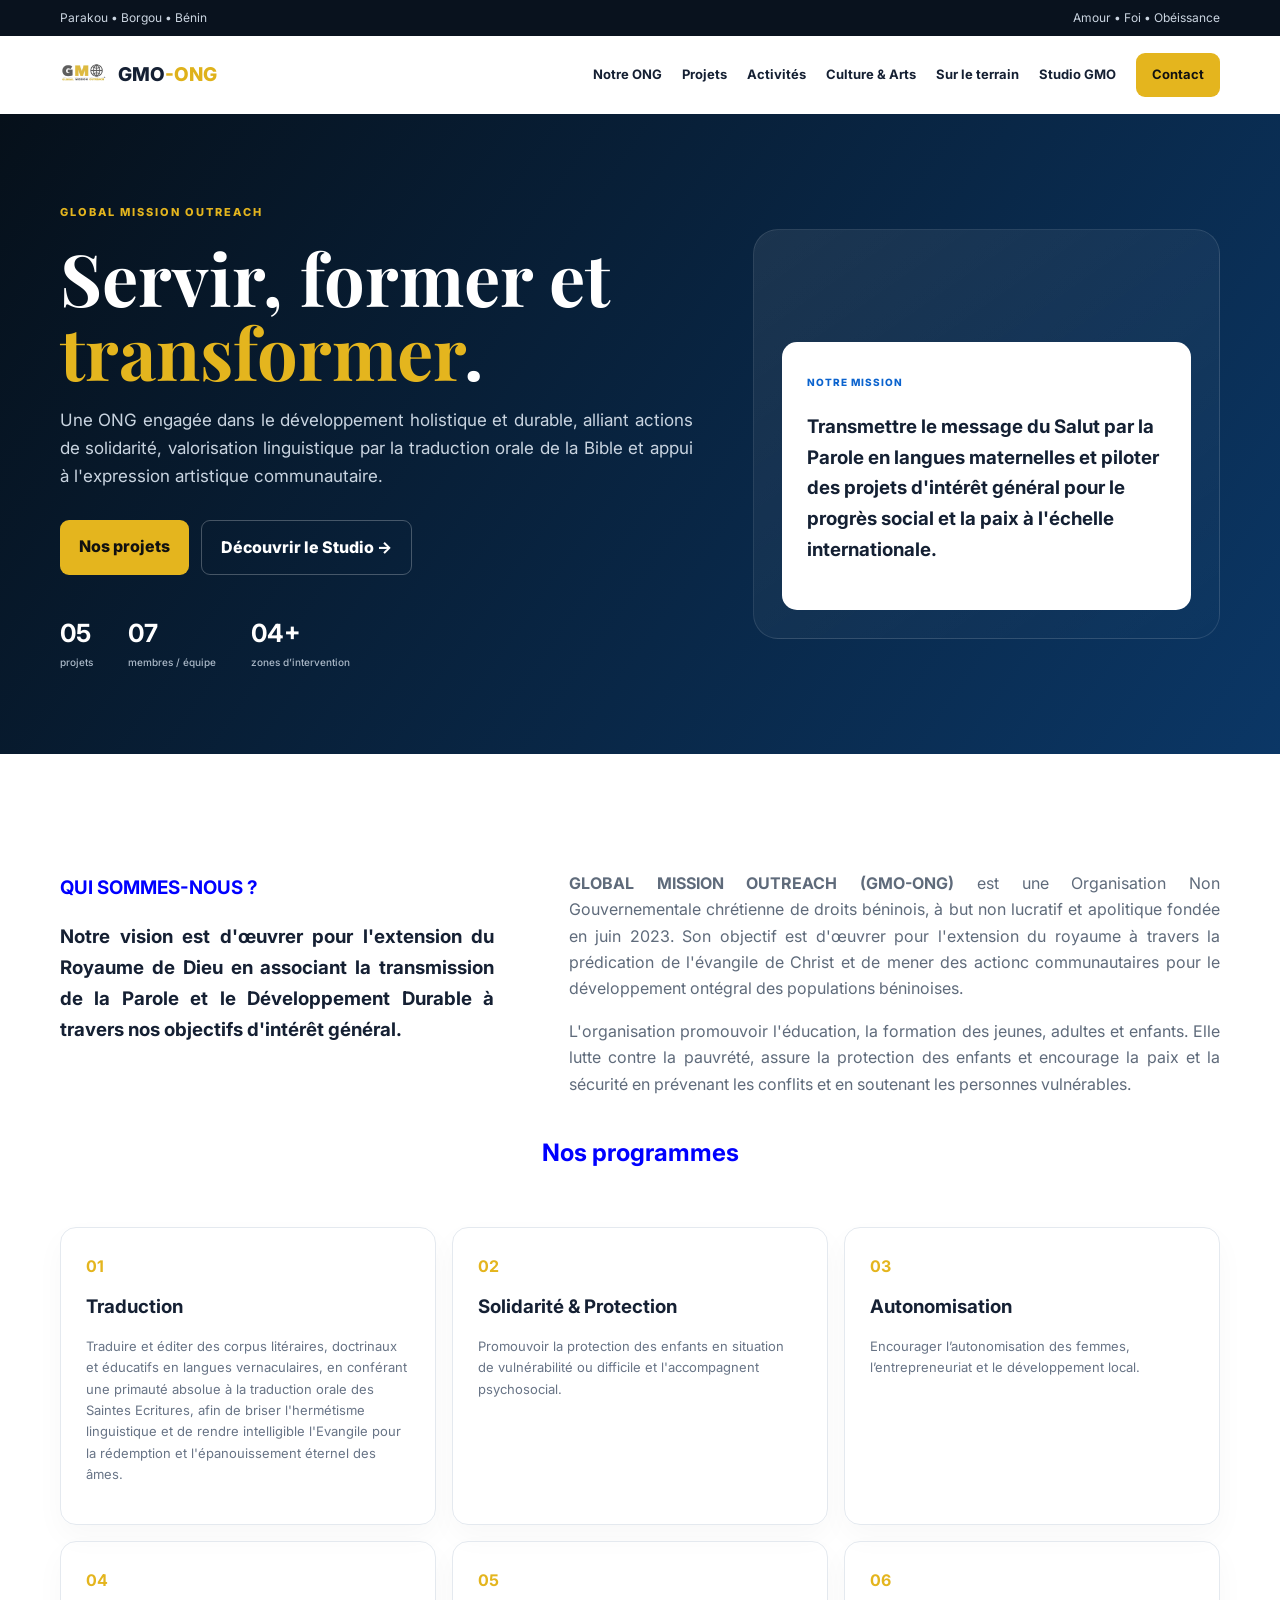
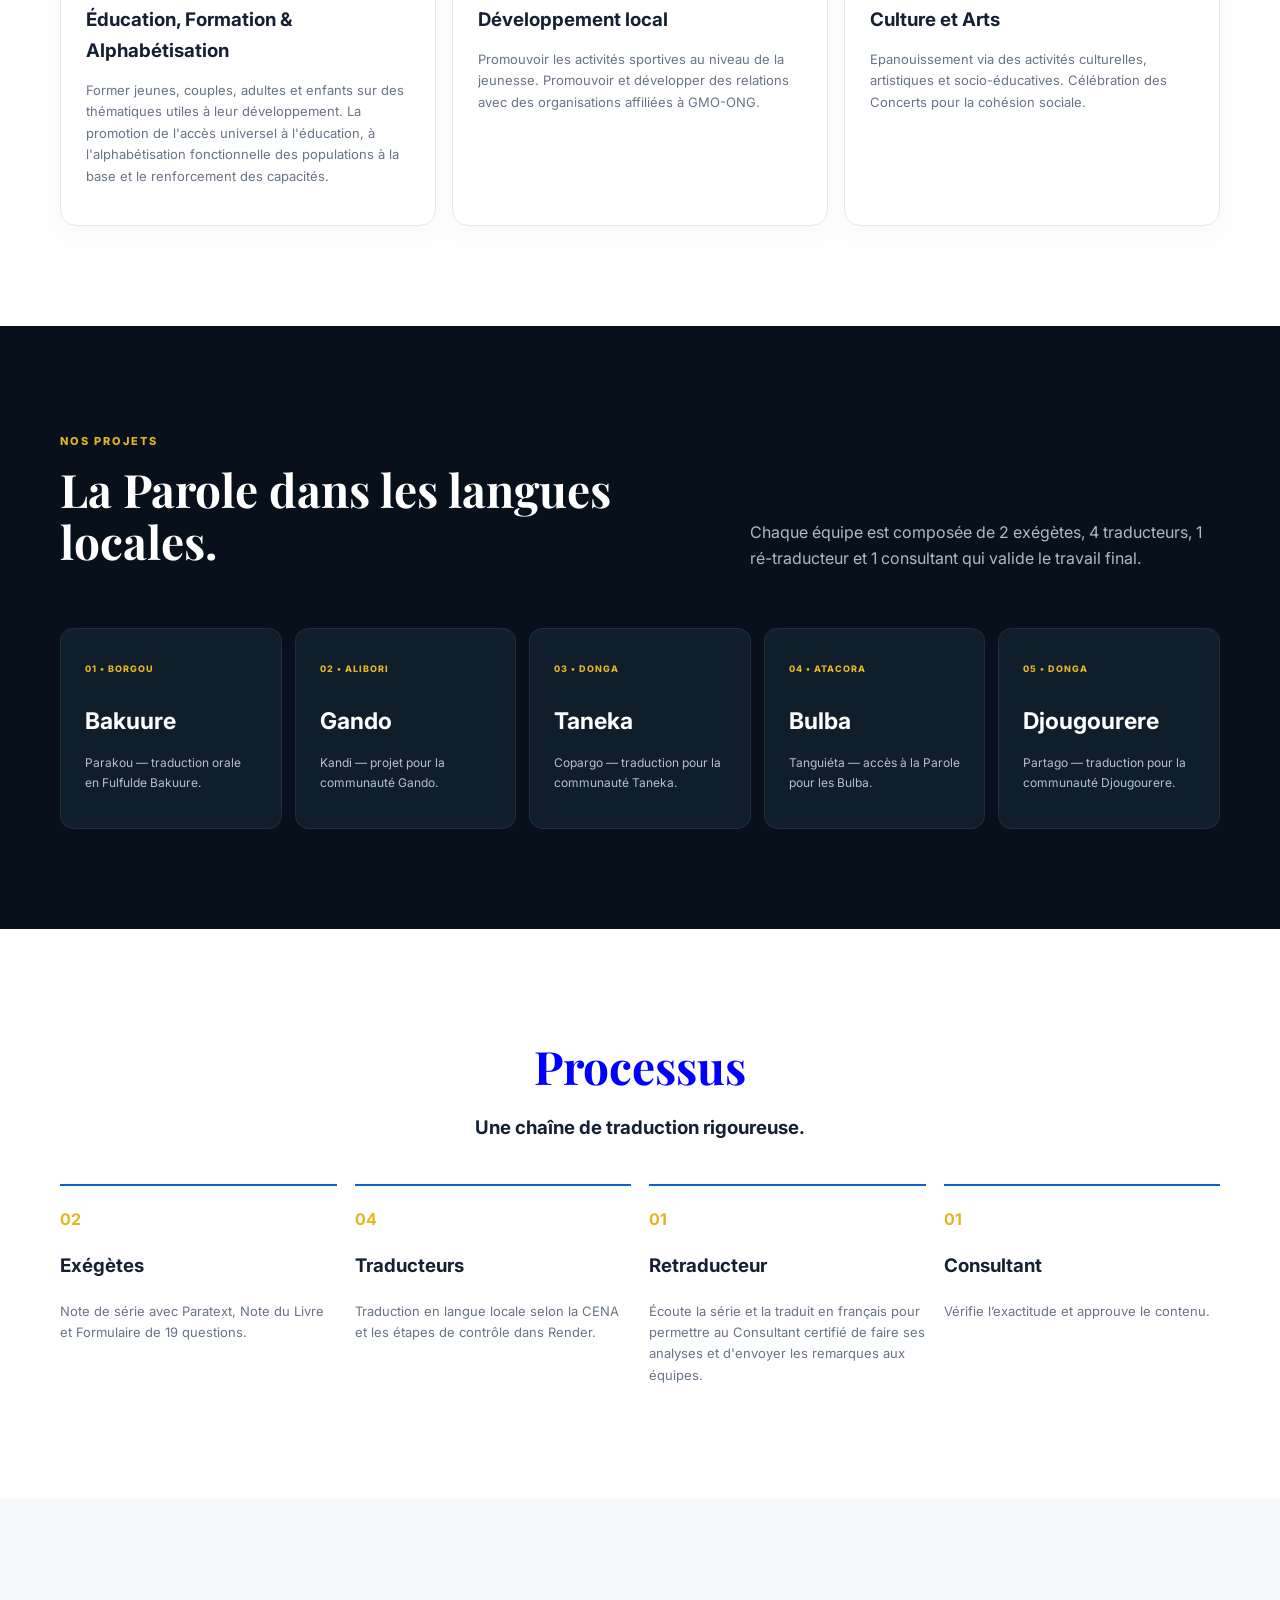
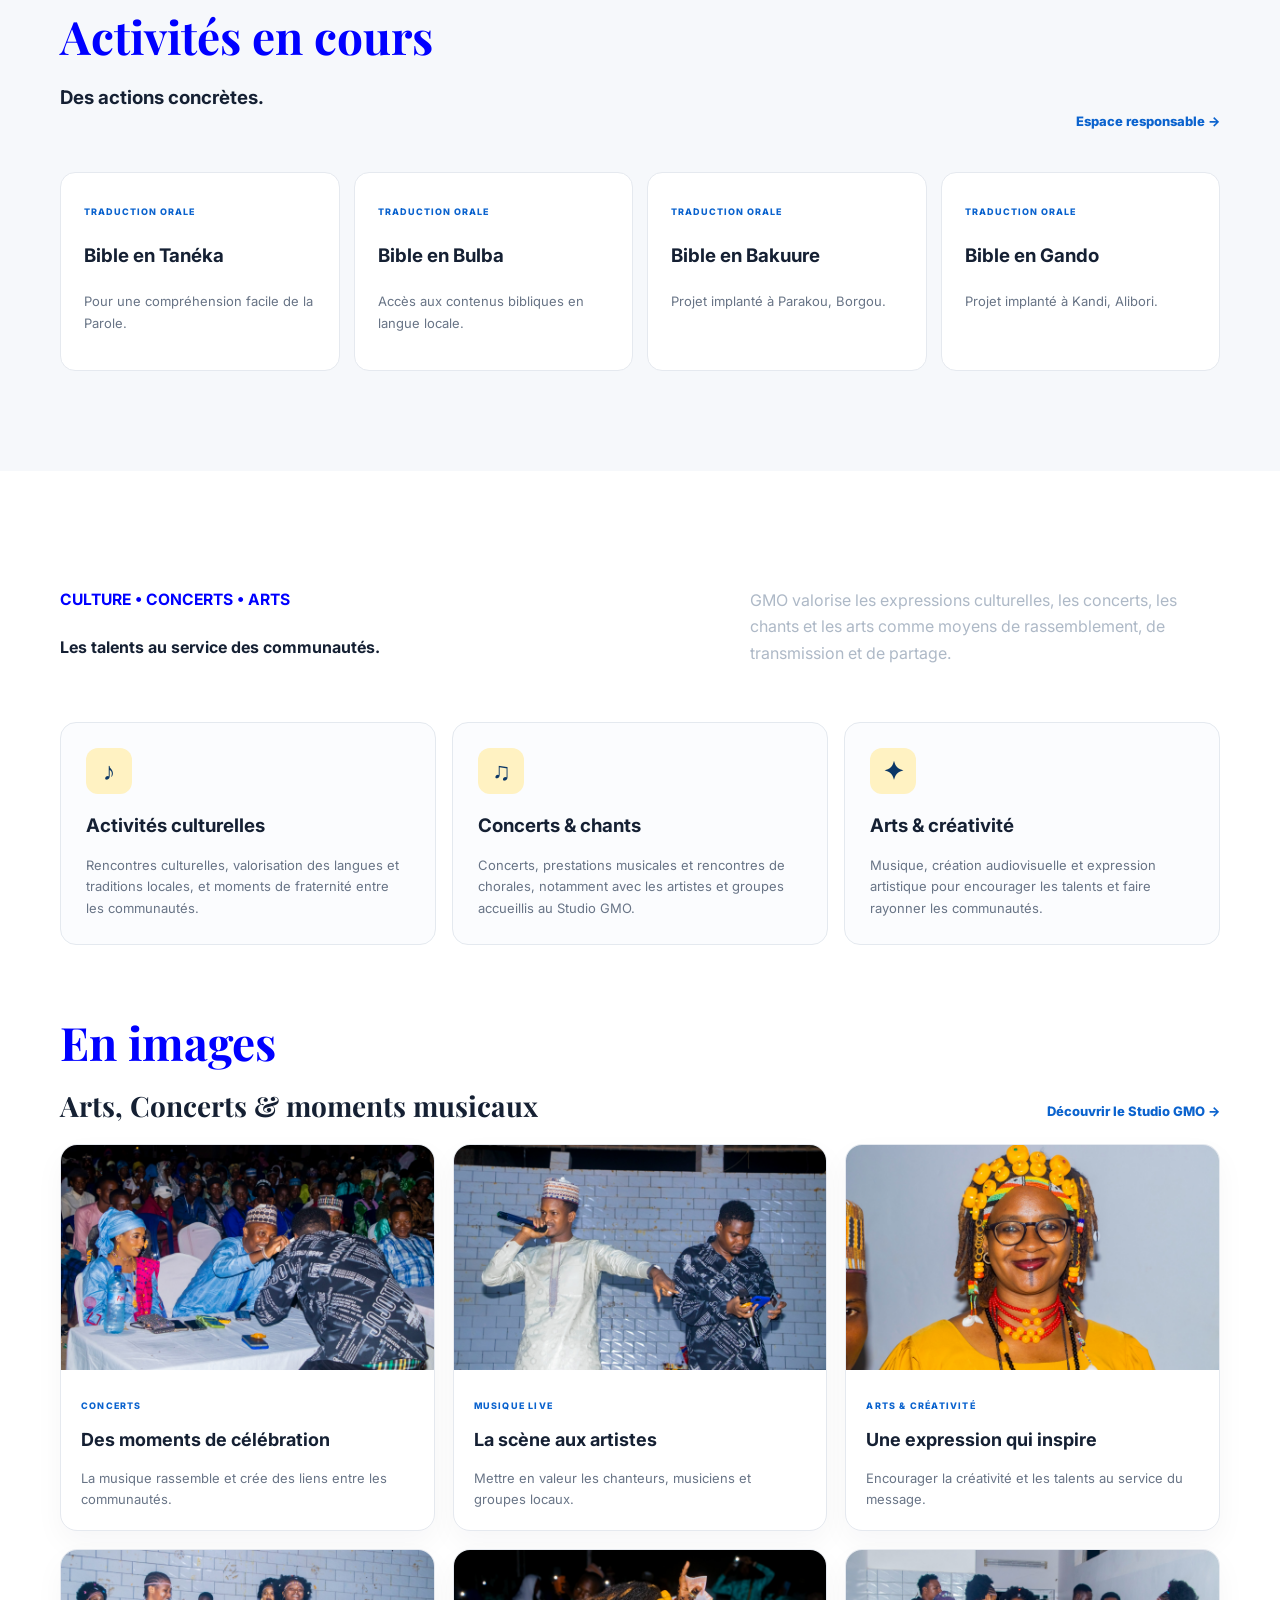
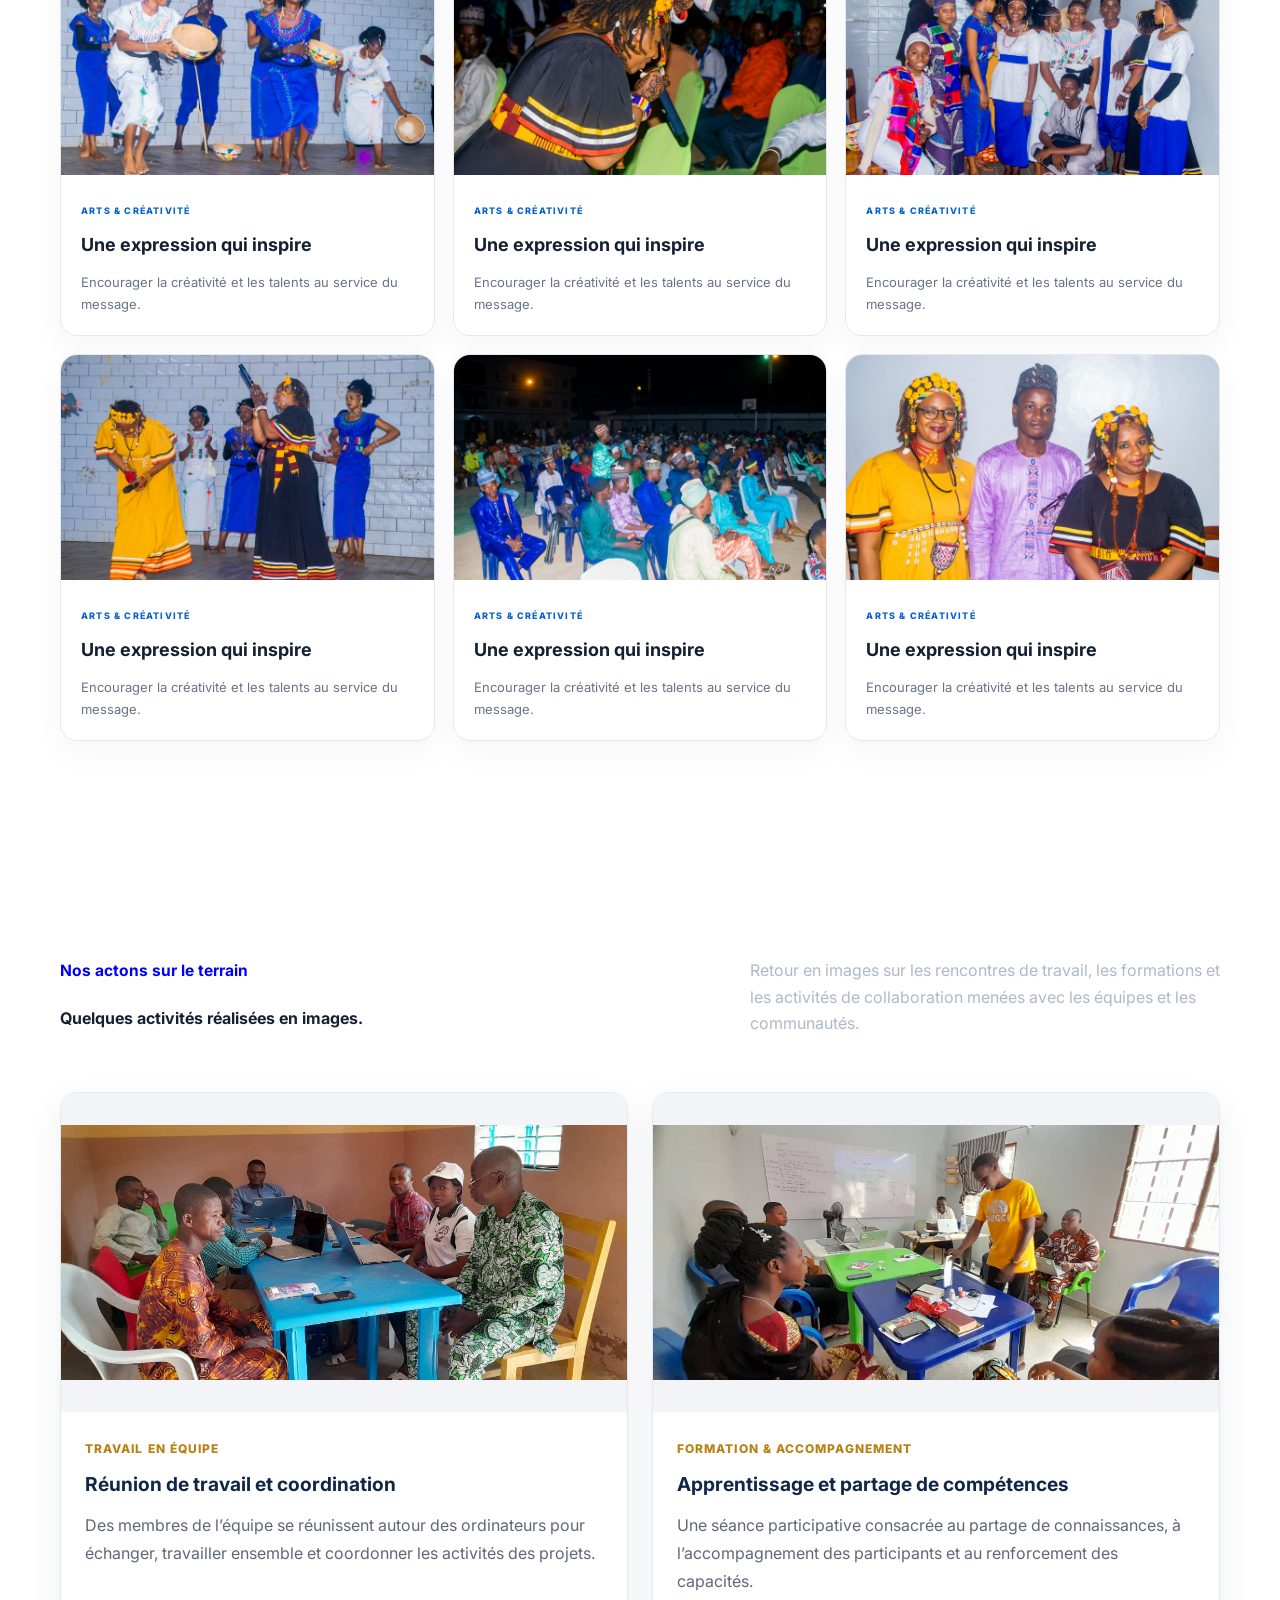
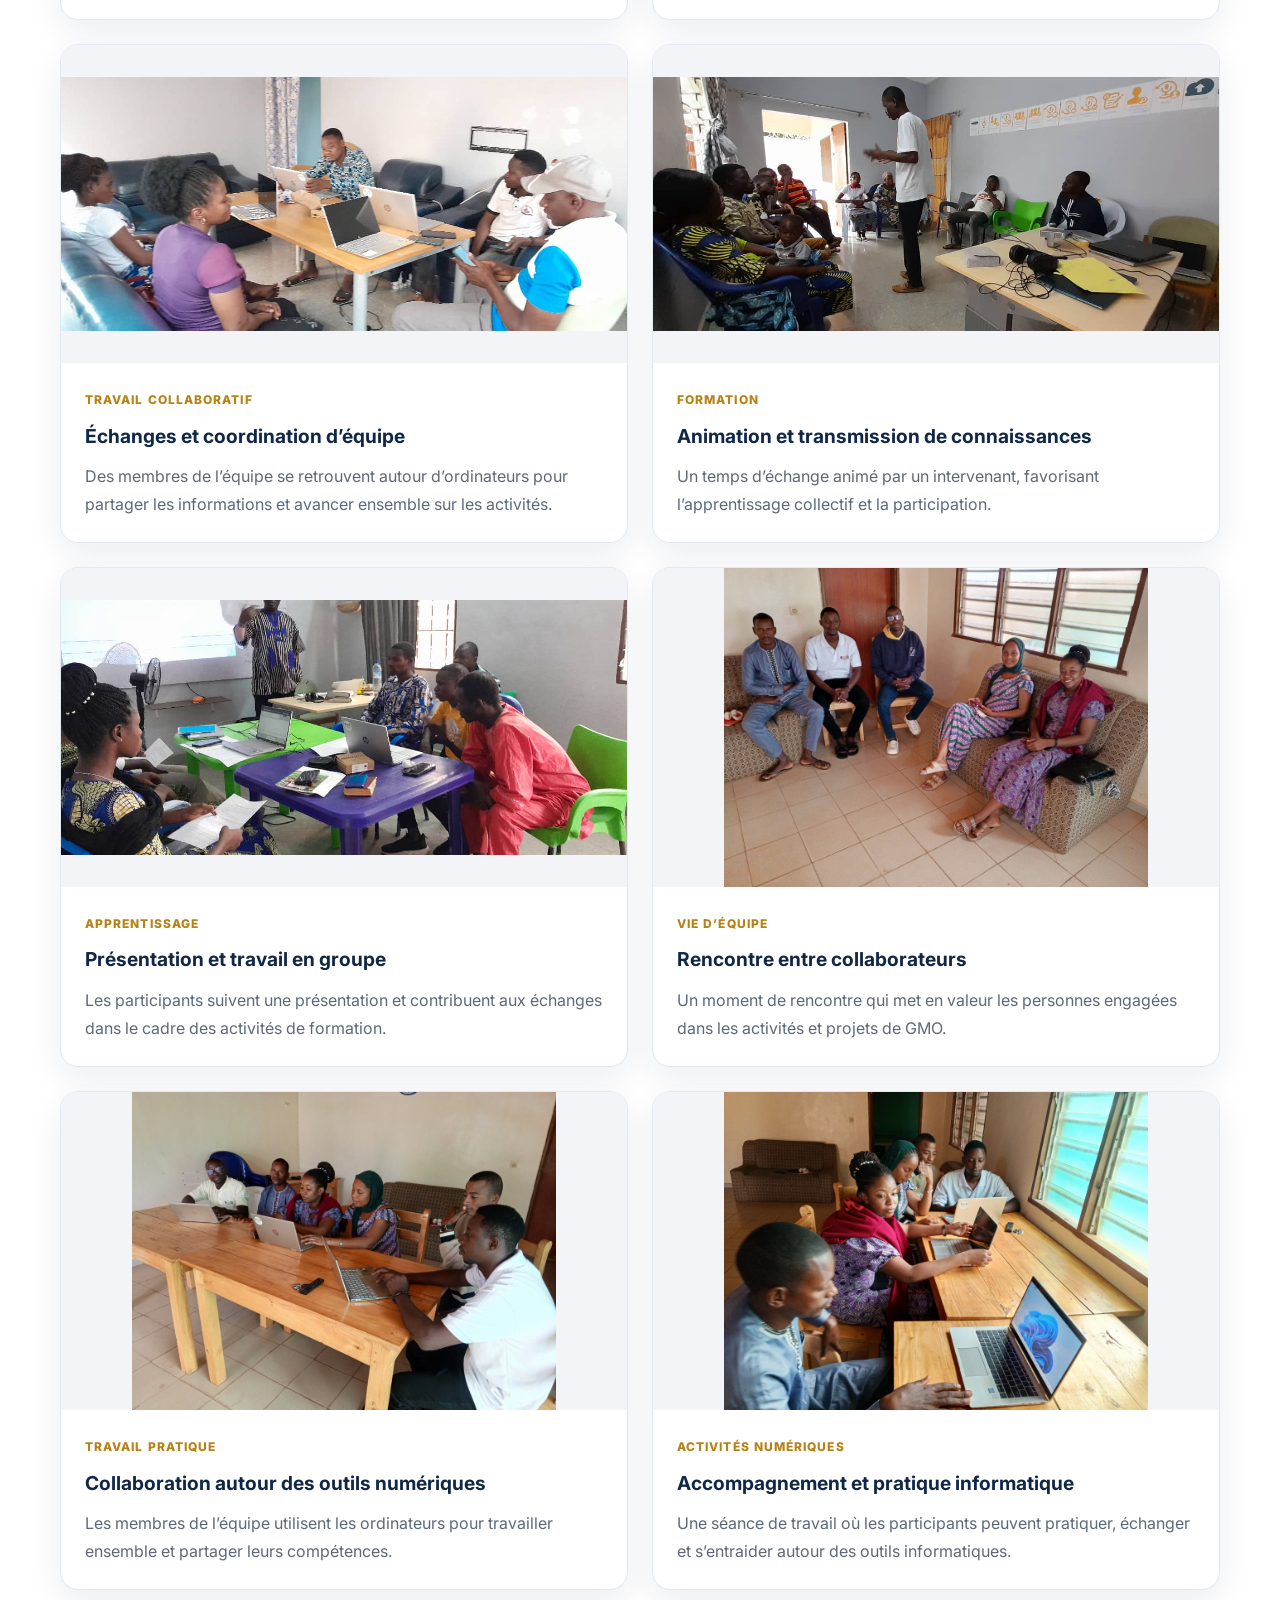
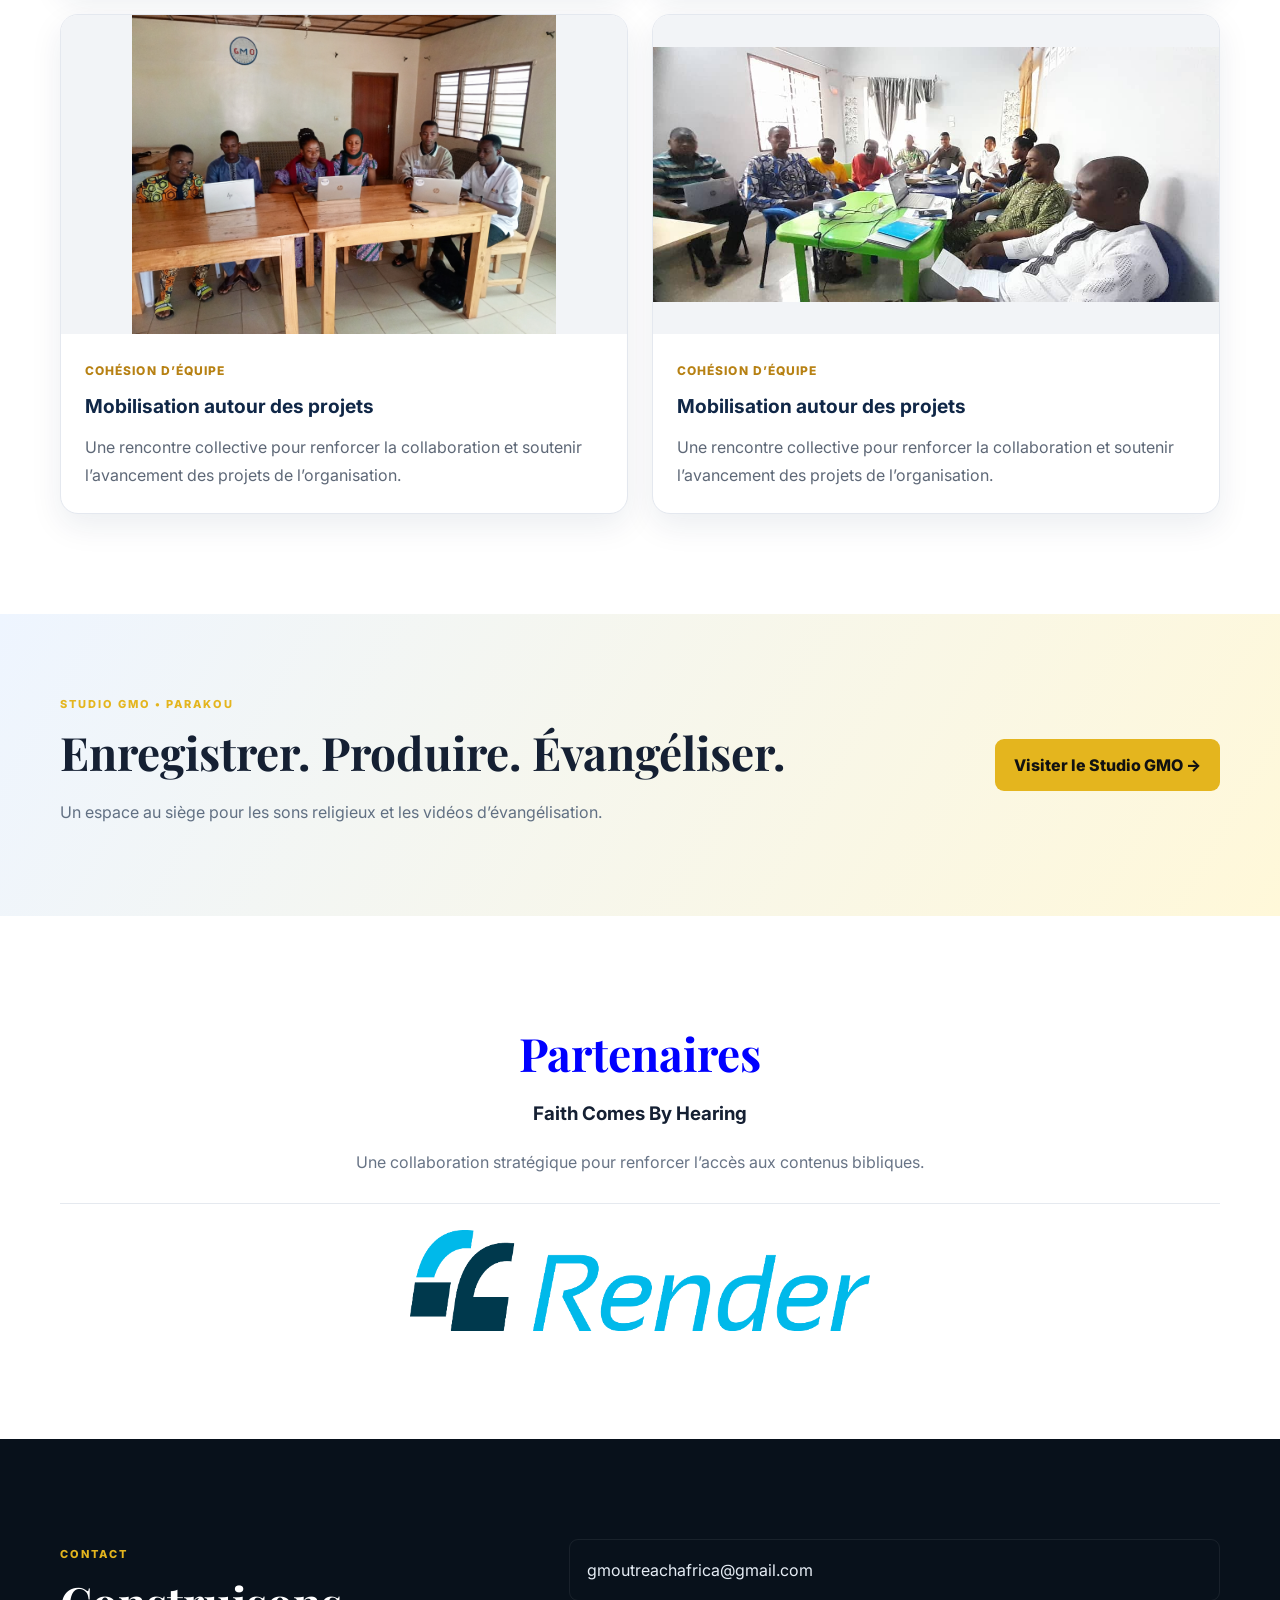
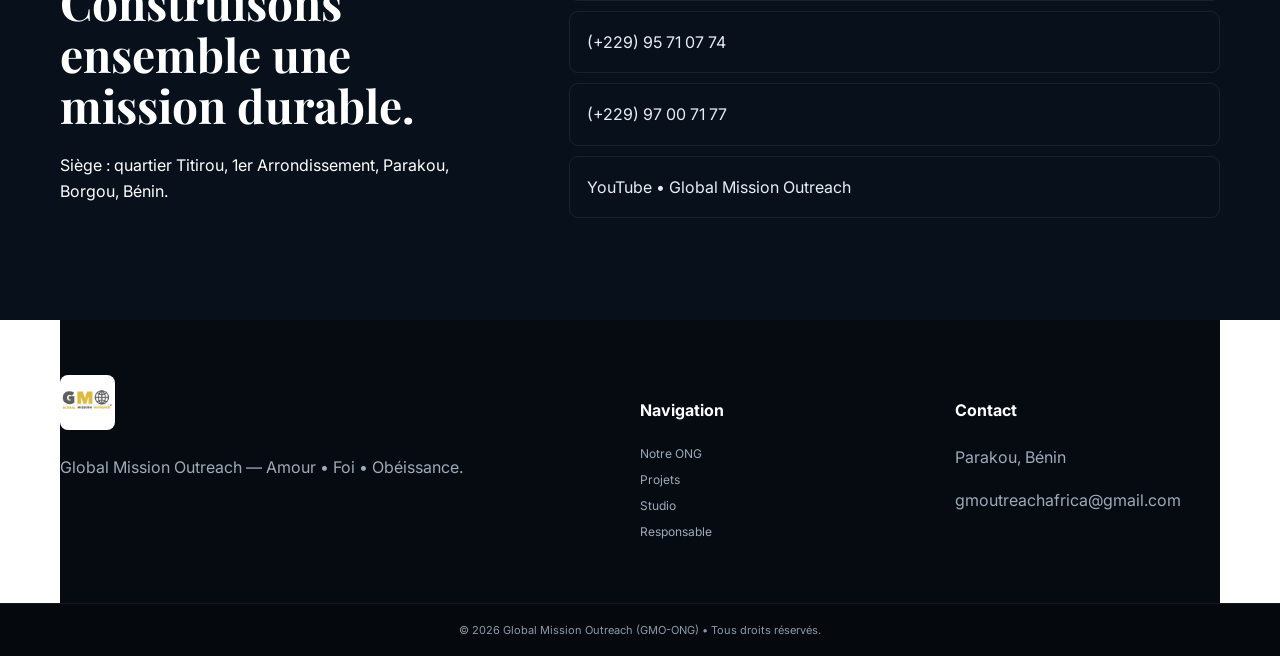
<file: index.html>
<!doctype html><html lang="fr">
    <head><meta charset="utf-8">
        <meta name="viewport" content="width=device-width,initial-scale=1">
        <title>Global Mission Outreach | GMO-ONG</title>
        <meta name="description" content="Global Mission Outreach — ONG chrétienne à Parakou, Bénin.">
        <link rel="preconnect" href="https://fonts.googleapis.com">
        <link rel="preconnect" href="https://fonts.gstatic.com" crossorigin>
        <link href="https://fonts.googleapis.com/css2?family=Inter:wght@400;500;600;700;800&family=Playfair+Display:wght@600;700&display=swap" rel="stylesheet">
        <link rel="stylesheet" href="css/style.css">
    </head>
    <body>
<header>
    <div class="top">
        <div class="wrap">
            <span>Parakou • Borgou • Bénin</span>
            <span>Amour • Foi • Obéissance</span>
        </div>
    </div>
    <nav class="wrap nav">
        <a class="brand" href="index.html">
            <img src="assets/logo-gmo.jpg"><span>GMO<span>-ONG</span></span>
        </a><button class="hamb" aria-label="Menu">☰</button>
        <div class="menu"><a href="#about">Notre ONG</a>
            <a href="#projets">Projets</a><a href="#activites">Activités</a>
            <a href="#culture">Culture &amp; Arts</a>
            <a href="#terrain">Sur le terrain</a>
            <!--<a href="#equipe">Équipe</a>-->
            <a href="studio.html">Studio GMO</a>
            <a class="cta" href="#contact">Contact</a>
        </div>
    </nav>
</header>
<main>
<section class="hero">
    <div class="wrap hero-grid">
        <div>
            <small class="eyebrow">GLOBAL MISSION OUTREACH</small>
            <h1>Servir, former et <em>transformer</em>.</h1>
            <p style="text-align: justify;">Une ONG engagée dans le développement holistique et durable, alliant actions de solidarité, valorisation linguistique par la traduction orale de la Bible et appui à l'expression artistique communautaire.</p>
            <div class="actions">
                <a class="btn primary" href="#projets">Nos projets</a>
                <a class="btn ghost" href="studio.html">Découvrir le Studio →</a>
            </div>
            <div class="stats"><b>05 <small>projets</small></b><b>07 <small>membres / équipe</small></b><b>04+ <small>zones d’intervention</small></b>
            </div>
        </div>
        <div class="hero-note">
            <div>
                <span>Notre mission</span>
                <h3>Transmettre le message du Salut par la Parole en langues maternelles et piloter des projets d'intérêt général pour le progrès social et la paix à l'échelle internationale.</h3>
            </div>
        </div>
    </div>
</section>
<section class="section" id="about">
    <div class="wrap two">
        <div> <h3 style="color: blue;">QUI SOMMES-NOUS ?</h3> 
            <h3 style="text-align: justify;">Notre vision est d'œuvrer pour l'extension du Royaume de Dieu en associant la transmission de la Parole et le Développement Durable à travers nos objectifs d'intérêt général.</h3>
        </div>
        <div class="prose"><p style="text-align: justify;"><strong><b>GLOBAL MISSION OUTREACH (GMO-ONG)</b></strong> est une Organisation Non Gouvernementale chrétienne de droits béninois, à but non lucratif et apolitique fondée en juin 2023. Son objectif est d'œuvrer pour l'extension du royaume à travers la prédication de l'évangile de Christ et de mener des actionc communautaires pour le développement ontégral des populations béninoises.</p>
            <p style="text-align: justify;">L'organisation promouvoir l'éducation, la formation des jeunes, adultes et enfants. Elle lutte contre la pauvrété, assure la protection des enfants et encourage la paix et la sécurité en prévenant les conflits et en soutenant les personnes vulnérables.</p>
        </div>
    </div> <center><h1 style="color: blue;"><b> Nos programmes</b></h1></center> 
    <div class="wrap cards">
     <article><b>01</b><h3>Traduction</h3><p>Traduire et éditer des corpus litéraires, doctrinaux et éducatifs en langues vernaculaires, en conférant une primauté absolue à la traduction orale des Saintes Ecritures, afin de briser l'hermétisme linguistique et de rendre intelligible l'Evangile pour la rédemption et l'épanouissement éternel des âmes.</p></article>
     <article><b>02</b><h3>Solidarité & Protection</h3><p>Promouvoir la protection des enfants en situation de vulnérabilité ou difficile et l'accompagnent psychosocial.</p></article>
     <article><b>03</b><h3>Autonomisation</h3><p>Encourager l’autonomisation des femmes, l’entrepreneuriat et le développement local.</p></article>
     <article><b>04</b><h3>Éducation, Formation & Alphabétisation</h3><p>Former jeunes, couples, adultes et enfants sur des thématiques utiles à leur développement. La promotion de l'accès universel à l'éducation, à l'alphabétisation fonctionnelle des populations à la base et le renforcement des capacités.</p></article>
     <article><b>05</b><h3>Développement local</h3><p>Promouvoir les activités sportives au niveau de la jeunesse. Promouvoir et développer des relations avec des organisations affiliées à GMO-ONG.</p></article>
     <article><b>06</b><h3>Culture et Arts</h3><p>Epanouissement via des activités culturelles, artistiques et socio-éducatives. Célébration des Concerts pour la cohésion sociale.</p></article>
    </div>
</section>
<section class="section dark" id="projets">
    <div class="wrap">
        <div class="head">
            <div><small class="eyebrow">NOS PROJETS</small>
                <h2>La Parole dans les langues locales.</h2>
            </div>
            <p>Chaque équipe est composée de 2 exégètes, 4 traducteurs, 1 ré-traducteur et 1 consultant qui valide le travail final.</p>
        </div>
        <div class="projects">
            <article><small>01 • BORGOU</small> <h3>Bakuure</h3><p>Parakou — traduction orale en Fulfulde Bakuure.</p></article>
            <article><small>02 • ALIBORI</small><h3>Gando</h3><p>Kandi — projet pour la communauté Gando.</p></article>
            <article><small>03 • DONGA</small><h3>Taneka</h3><p>Copargo — traduction pour la communauté Taneka.</p></article>
            <article><small>04 • ATACORA</small><h3>Bulba</h3><p>Tanguiéta — accès à la Parole pour les Bulba.</p></article>
            <article><small>05 • DONGA</small><h3>Djougourere</h3><p>Partago — traduction pour la communauté Djougourere.</p></article>
        </div>
    </div>
</section>
<section class="section">
    <div class="wrap">
        <div class="head center"><small style="color: blue;"><b><h2>Processus</h2></b></small>
           <h3>Une chaîne de traduction rigoureuse.</h3>
        </div><div class="process">
            <div><b>02</b>
                <h3>Exégètes</h3>
                <p>Note de série avec Paratext, Note du Livre et Formulaire de 19 questions.</p>
            </div>
            <div><b>04</b>
                <h3>Traducteurs</h3>
                <p>Traduction en langue locale selon la CENA et les étapes de contrôle dans Render.</p>
            </div>
            <div><b>01</b>
                <h3>Retraducteur</h3>
                <p>Écoute la série et la traduit en français pour permettre au Consultant certifié de faire ses analyses et d'envoyer les remarques aux équipes.</p>
            </div>
            <div><b>01</b>
                <h3>Consultant</h3>
                <p>Vérifie l’exactitude et approuve le contenu.</p>
            </div>
        </div>
    </div>
</section>
<section class="section soft" id="activites">
    <div class="wrap">
        <div class="head">
          <div><small style="color: blue;"><b><h2>Activités en cours</h2></b></small>
            <h3>Des actions concrètes.</h3>
          </div><a href="dashboard.html" class="link">Espace responsable →</a>
        </div>
     <div class="activity-grid">
        <article><span>TRADUCTION ORALE</span><h3>Bible en Tanéka</h3><p>Pour une compréhension facile de la Parole.</p></article>
        <article><span>TRADUCTION ORALE</span><h3>Bible en Bulba</h3><p>Accès aux contenus bibliques en langue locale.</p></article>
        <article><span>TRADUCTION ORALE</span><h3>Bible en Bakuure</h3><p>Projet implanté à Parakou, Borgou.</p></article>
        <article><span>TRADUCTION ORALE</span><h3>Bible en Gando</h3><p>Projet implanté à Kandi, Alibori.</p></article>
     </div>
        </div>
</section>
<section class="section culture-section" id="culture"><div class="wrap"><div class="head"><div><small style="color: blue;"><h3><b>CULTURE • CONCERTS • ARTS</b></h3></small><h4>Les talents au service des communautés.</h4></div><p>GMO valorise les expressions culturelles, les concerts, les chants et les arts comme moyens de rassemblement, de transmission et de partage.</p></div><div class="culture-intro"><div><span class="culture-icon">♪</span><h3>Activités culturelles</h3><p>Rencontres culturelles, valorisation des langues et traditions locales, et moments de fraternité entre les communautés.</p></div><div><span class="culture-icon">♫</span><h3>Concerts & chants</h3><p>Concerts, prestations musicales et rencontres de chorales, notamment avec les artistes et groupes accueillis au Studio GMO.</p></div><div><span class="culture-icon">✦</span><h3>Arts & créativité</h3><p>Musique, création audiovisuelle et expression artistique pour encourager les talents et faire rayonner les communautés.</p></div></div>
    <div class="concert-heading"><div><small style="color: blue;"><h2><b>En images</b></h2></small><h3>Arts, Concerts & moments musicaux</h3></div><a class="link" href="studio.html">Découvrir le Studio GMO →</a></div>
    <div class="concert-gallery">
      <article class="concert-card"><img src="assets/imC4.jpeg"><div><span>CONCERTS</span><h4>Des moments de célébration</h4><p>La musique rassemble et crée des liens entre les communautés.</p></div></article>
      <article class="concert-card"><img src="assets/imC0.jpeg" alt="Musiciens sur scène pendant une prestation"><div><span>MUSIQUE LIVE</span><h4>La scène aux artistes</h4><p>Mettre en valeur les chanteurs, musiciens et groupes locaux.</p></div></article>
      <article class="concert-card"><img src="assets/imC5.jpeg"><div><span>ARTS & CRÉATIVITÉ</span><h4>Une expression qui inspire</h4><p>Encourager la créativité et les talents au service du message.</p></div></article>
      <article class="concert-card"><img src="assets/imC2.jpeg"><div><span>ARTS & CRÉATIVITÉ</span><h4>Une expression qui inspire</h4><p>Encourager la créativité et les talents au service du message.</p></div></article>
      <article class="concert-card"><img src="assets/imC7.jpeg"><div><span>ARTS & CRÉATIVITÉ</span><h4>Une expression qui inspire</h4><p>Encourager la créativité et les talents au service du message.</p></div></article>
      <article class="concert-card"><img src="assets/imC8.jpeg"><div><span>ARTS & CRÉATIVITÉ</span><h4>Une expression qui inspire</h4><p>Encourager la créativité et les talents au service du message.</p></div></article>
      <article class="concert-card"><img src="assets/imC9.jpeg"><div><span>ARTS & CRÉATIVITÉ</span><h4>Une expression qui inspire</h4><p>Encourager la créativité et les talents au service du message.</p></div></article>
      <article class="concert-card"><img src="assets/imC10.jpeg"><div><span>ARTS & CRÉATIVITÉ</span><h4>Une expression qui inspire</h4><p>Encourager la créativité et les talents au service du message.</p></div></article>
      <article class="concert-card"><img src="assets/imC11.jpeg"><div><span>ARTS & CRÉATIVITÉ</span><h4>Une expression qui inspire</h4><p>Encourager la créativité et les talents au service du message.</p></div></article>
</section>
</section>
<section class="section field-section" id="terrain">
    <div class="wrap">
        <div class="head">
            <div><small style="color: blue;"><h3><b>Nos actons sur le terrain</b></h3></small>
                <h4>Quelques activités réalisées en images.</h4>
            </div><p>Retour en images sur les rencontres de travail, les formations et les activités de collaboration menées avec les équipes et les communautés.</p>
        </div>
        <div class="field-gallery">
<article class="field-card">
    <img src="assets/m1.jpg" alt="Équipe de GMO réunie autour d’une table avec des ordinateurs lors d’une séance de travail" loading="lazy">
    <div class="field-caption">
        <span>TRAVAIL EN ÉQUIPE</span>
        <h3>Réunion de travail et coordination</h3>
        <p>Des membres de l’équipe se réunissent autour des ordinateurs pour échanger, travailler ensemble et coordonner les activités des projets.</p>
    </div>
</article>
<article class="field-card">
    <img src="assets/m2.jpg" alt="Séance de formation et de partage de connaissances avec les participants réunis autour de tables" loading="lazy">
    <div class="field-caption">
        <span>FORMATION &amp; ACCOMPAGNEMENT</span>
        <h3>Apprentissage et partage de compétences</h3>
        <p>Une séance participative consacrée au partage de connaissances, à l’accompagnement des participants et au renforcement des capacités.</p>
    </div>
</article>
<article class="field-card"><img src="assets/m3.jpg" alt="Équipe réunie autour d’ordinateurs pour une séance de travail" loading="lazy">
    <div class="field-caption">
        <span>TRAVAIL COLLABORATIF</span>
        <h3>Échanges et coordination d’équipe</h3>
        <p>Des membres de l’équipe se retrouvent autour d’ordinateurs pour partager les informations et avancer ensemble sur les activités.</p>
    </div>
</article>
<article class="field-card"><img src="assets/m4.jpg" alt="Un intervenant anime une séance devant des participants réunis" loading="lazy">
    <div class="field-caption">
        <span>FORMATION</span>
        <h3>Animation et transmission de connaissances</h3>
        <p>Un temps d’échange animé par un intervenant, favorisant l’apprentissage collectif et la participation.</p>
    </div>
</article>
<article class="field-card"><img src="assets/m5.jpg" alt="Participants suivent une présentation et travaillent en groupe" loading="lazy">
    <div class="field-caption">
        <span>APPRENTISSAGE</span>
        <h3>Présentation et travail en groupe</h3>
        <p>Les participants suivent une présentation et contribuent aux échanges dans le cadre des activités de formation.</p>
    </div>
</article>
<article class="field-card"><img src="assets/m6.jpg" alt="Membres de l’équipe GMO posant ensemble dans une salle" loading="lazy">
    <div class="field-caption">
        <span>VIE D’ÉQUIPE</span>
        <h3>Rencontre entre collaborateurs</h3>
        <p>Un moment de rencontre qui met en valeur les personnes engagées dans les activités et projets de GMO.</p>
    </div>
</article>
<article class="field-card"><img src="assets/m7.jpg" alt="Équipe travaillant ensemble autour d’une grande table et de plusieurs ordinateurs" loading="lazy">
    <div class="field-caption">
        <span>TRAVAIL PRATIQUE</span>
        <h3>Collaboration autour des outils numériques</h3>
        <p>Les membres de l’équipe utilisent les ordinateurs pour travailler ensemble et partager leurs compétences.</p>
    </div>
</article>
<article class="field-card"><img src="assets/m8.jpg" alt="Participants réunis autour d’ordinateurs pendant une activité de travail" loading="lazy">
    <div class="field-caption">
        <span>ACTIVITÉS NUMÉRIQUES</span>
        <h3>Accompagnement et pratique informatique</h3>
        <p>Une séance de travail où les participants peuvent pratiquer, échanger et s’entraider autour des outils informatiques.</p>
    </div>
</article>
<article class="field-card"><img src="assets/m9.jpg" alt="Équipe de participants réunie autour d’une table dans les locaux de GMO" loading="lazy">
    <div class="field-caption">
        <span>COHÉSION D’ÉQUIPE</span>
        <h3>Mobilisation autour des projets</h3>
        <p>Une rencontre collective pour renforcer la collaboration et soutenir l’avancement des projets de l’organisation.</p>
    </div>
</article>
<article class="field-card"><img src="assets/m10.jpg" alt="Équipe de participants réunie autour d’une table dans les locaux de GMO" loading="lazy">
    <div class="field-caption">
        <span>COHÉSION D’ÉQUIPE</span>
        <h3>Mobilisation autour des projets</h3>
        <p>Une rencontre collective pour renforcer la collaboration et soutenir l’avancement des projets de l’organisation.</p>
    </div>
</article>
</div>
</div>
</section>


<!-- <section class="section" id="equipe"><div class="wrap"><div class="head"><div><small class="eyebrow dark">NOTRE ÉQUIPE</small><h2>Une équipe engagée sur le terrain.</h2></div><p>Des responsables qui coordonnent les projets, assurent le suivi et accompagnent les équipes de GMO-ONG.</p></div><div class="team team-cards"><article class="team-profile"><img src="assets/imDir.jpg" alt="Photo de Isaac MATCHOUDO, Directeur Exécutif" loading="lazy"><b>Isaac MATCHOUDO</b><span>Directeur Exécutif</span></article><article><b>Pierre MATCHOUDO</b><span>Directeur Programme Projet</span></article><article class="team-profile"><img src="assets/imEliz.jpeg" alt="Photo de Eliphaz HAIRE, Suivi Évaluation et Technicien IT" loading="lazy"><b>Eliphaz HAIRE</b><span>Suivi Évaluation &amp; Technicien IT</span></article><article><b>Jadhiel MATCHOUDO</b><span>Projet OBT &amp; Ressources Humaines</span></article></div></div></section> -->


<section class="studio-strip"><div class="wrap"><div><small class="eyebrow">STUDIO GMO • PARAKOU</small><h2>Enregistrer. Produire. Évangéliser.</h2><p>Un espace au siège pour les sons religieux et les vidéos d’évangélisation.</p></div><a class="btn primary" href="studio.html">Visiter le Studio GMO →</a></div></section>
<section class="section partner" id="partenaire"><div class="wrap"><div class="partner-heading"><small style="color: blue;"><h2><b>Partenaires</b></h2></small><h3>Faith Comes By Hearing</h3><p>Une collaboration stratégique pour renforcer l’accès aux contenus bibliques.</p></div><div class="partner-logo-wrap"><img class="partner-logo" src="assets/render-logo.png" alt="Logo du partenaire fourni"></div></div></section>
<section class="section contact dark" id="contact"><div class="wrap two"><div><small class="eyebrow">CONTACT</small><h2>Construisons ensemble une mission durable.</h2><p>Siège : quartier Titirou, 1er Arrondissement, Parakou, Borgou, Bénin.</p></div><div class="contact-list"><a href="mailto:gmoutreachafrica@gmail.com">gmoutreachafrica@gmail.com</a><a href="tel:+22995710774">(+229) 95 71 07 74</a><a href="tel:+22997007177">(+229) 97 00 71 77</a><a target="_blank" href="https://youtube.com/@globalmissionoutreach-benin?si=67Jp27LMEzfSdj2h">YouTube • Global Mission Outreach</a></div></div></section>
</main><footer><div class="wrap foot"><div><img src="assets/logo-gmo.jpg"><p>Global Mission Outreach — Amour • Foi • Obéissance.</p></div><div><h4>Navigation</h4><a href="#about">Notre ONG</a><a href="#projets">Projets</a><a href="studio.html">Studio</a><a href="dashboard.html">Responsable</a></div><div><h4>Contact</h4><p>Parakou, Bénin</p><p>gmoutreachafrica@gmail.com</p></div></div><div class="copy">© 2026 Global Mission Outreach (GMO-ONG) • Tous droits réservés.</div></footer><script src="js/app.js"></script></body></html>
</file>
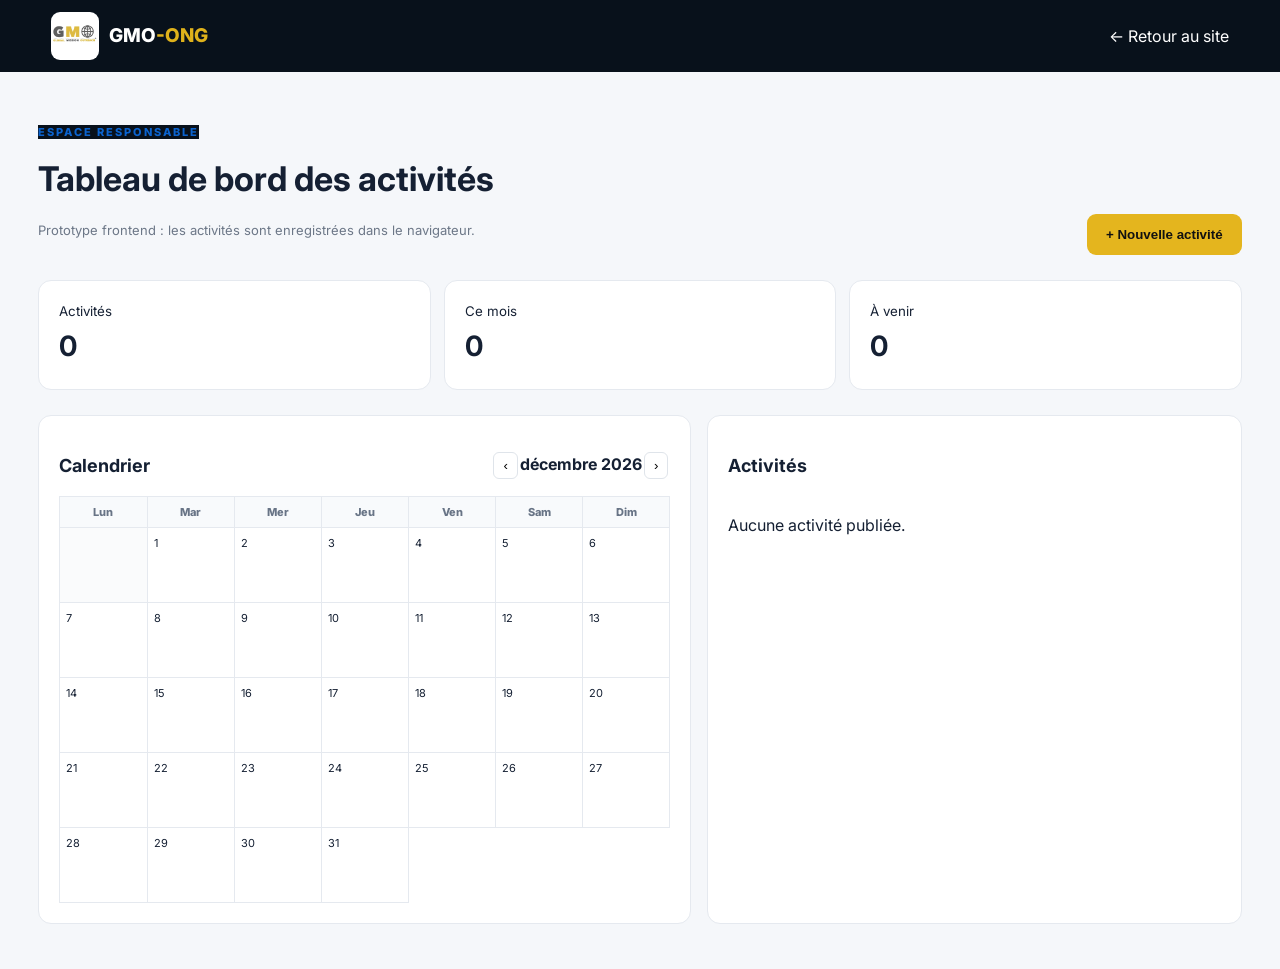
<file: dashboard.html>
<!doctype html><html lang="fr"><head><meta charset="utf-8"><meta name="viewport" content="width=device-width,initial-scale=1"><title>Responsable | GMO</title><link rel="preconnect" href="https://fonts.googleapis.com"><link rel="preconnect" href="https://fonts.gstatic.com" crossorigin><link href="https://fonts.googleapis.com/css2?family=Inter:wght@400;500;600;700;800&display=swap" rel="stylesheet"><link rel="stylesheet" href="css/style.css"></head><body class="dashbody"><header class="dashhead"><a class="brand" href="index.html"><img src="assets/logo-gmo.jpg"><span>GMO<span>-ONG</span></span></a><a href="index.html">← Retour au site</a></header><main class="dash"><div class="dashintro"><div><small class="eyebrow dark">ESPACE RESPONSABLE</small><h1>Tableau de bord des activités</h1><p>Prototype frontend : les activités sont enregistrées dans le navigateur.</p></div><button class="btn primary" id="new">+ Nouvelle activité</button></div><div class="dashcards"><div><small>Activités</small><b id="count">0</b></div><div><small>Ce mois</small><b id="monthCount">0</b></div><div><small>À venir</small><b id="upcoming">0</b></div></div><div class="dashgrid"><section class="panel"><div class="paneltitle"><h2>Calendrier</h2><div><button id="prev">‹</button><b id="month"></b><button id="next">›</button></div></div><div id="calendar" class="calendar"></div></section><section class="panel"><div class="paneltitle"><h2>Activités</h2></div><div id="list"></div></section></div></main><div class="modal" id="modal"><div class="modalcard"><button class="x" id="close">×</button><h2 id="mtitle">Nouvelle activité</h2><form id="form"><input type="hidden" id="id"><label>Titre<input required id="title"></label><div class="formrow"><label>Date<input required type="date" id="date"></label><label>Heure<input required type="time" id="time"></label></div><label>Lieu<input required id="place"></label><label>Description<textarea required id="desc" rows="4"></textarea></label><label>Image (URL ou chemin)<input id="image"></label><div class="actions"><button type="button" class="btn" id="cancel">Annuler</button><button class="btn primary">Publier</button></div></form></div></div><script src="js/dashboard.js"></script></body></html>
</file>
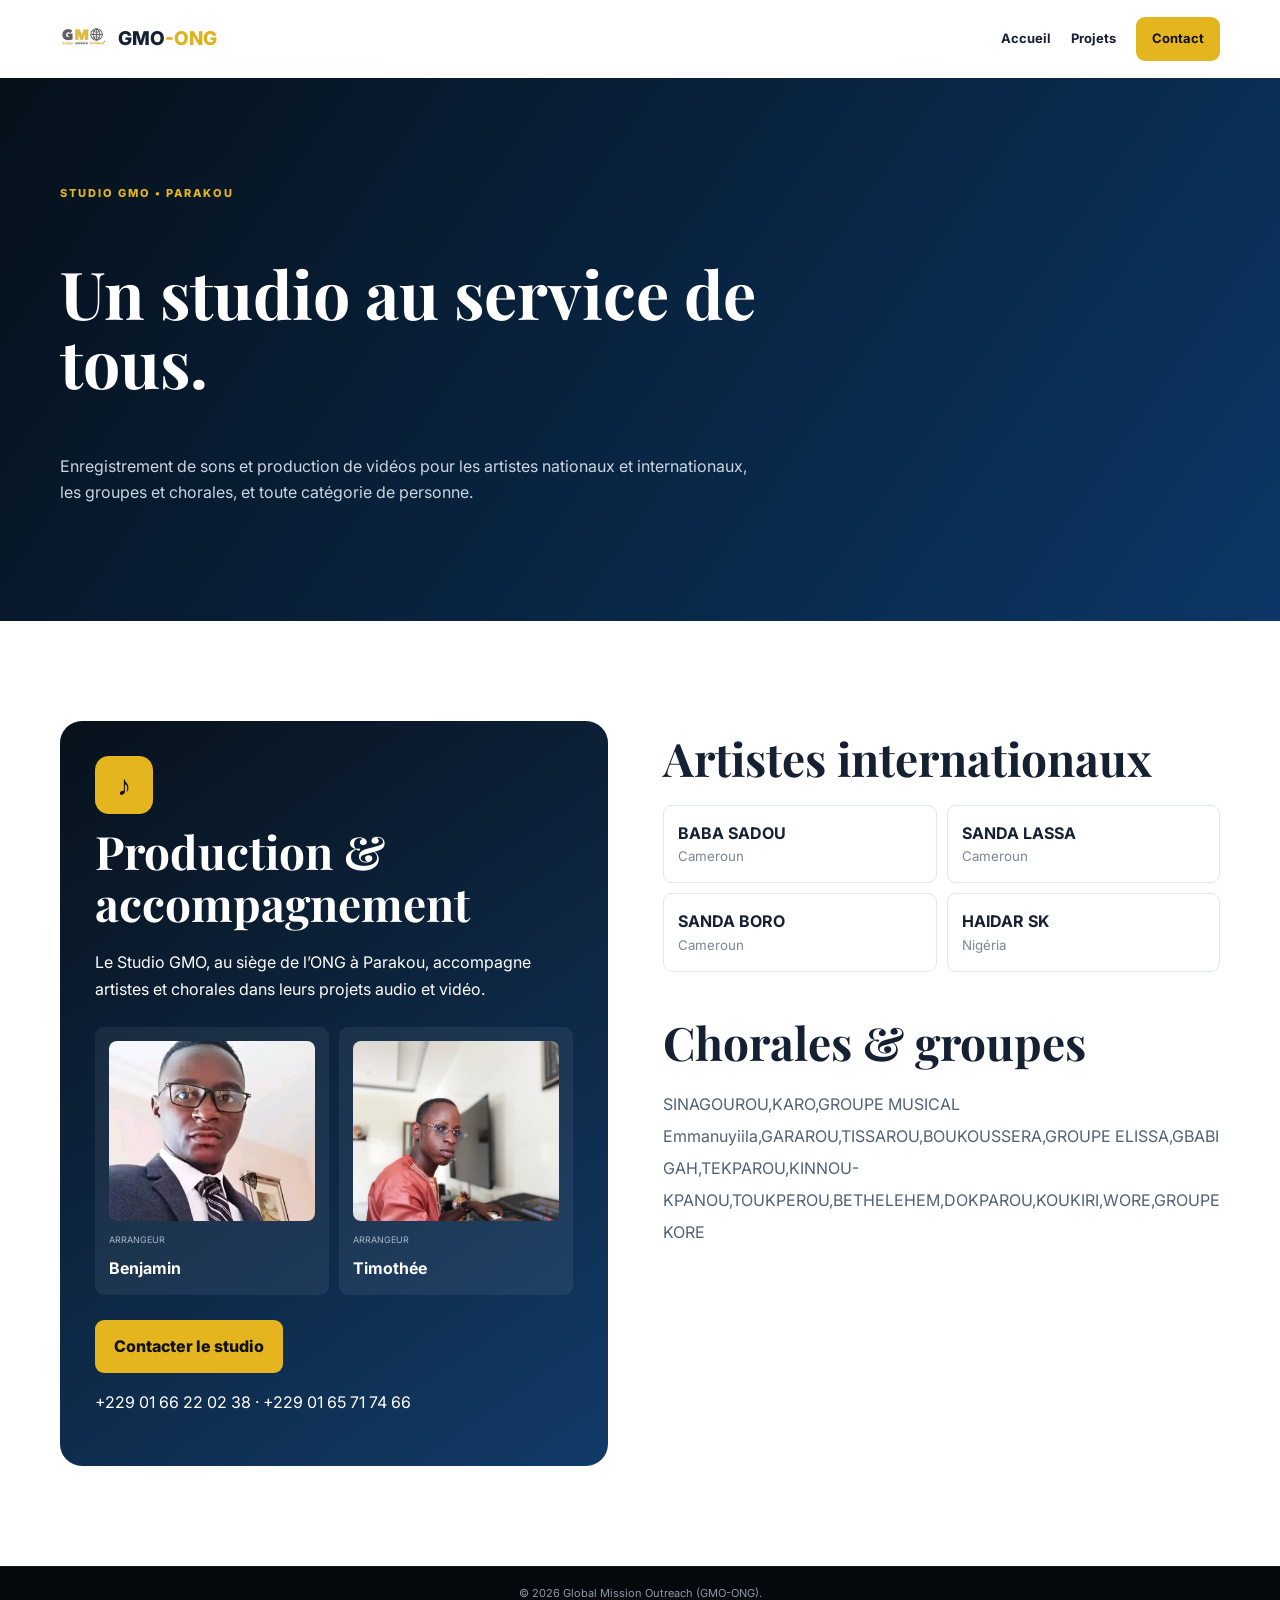
<file: studio.html>
<!doctype html><html lang="fr"><head><meta charset="utf-8"><meta name="viewport" content="width=device-width,initial-scale=1"><title>Studio GMO | Global Mission Outreach</title><link rel="preconnect" href="https://fonts.googleapis.com"><link rel="preconnect" href="https://fonts.gstatic.com" crossorigin><link href="https://fonts.googleapis.com/css2?family=Inter:wght@400;500;600;700;800&family=Playfair+Display:wght@600;700&display=swap" rel="stylesheet"><link rel="stylesheet" href="css/style.css"></head><body><header><nav class="wrap nav"><a class="brand" href="index.html"><img src="assets/logo-gmo.jpg"><span>GMO<span>-ONG</span></span></a><div class="menu"><a href="index.html">Accueil</a><a href="index.html#projets">Projets</a>
     <!--<a href="index.html#equipe">Équipe</a>-->
    <a class="cta" href="index.html#contact">Contact</a></div></nav></header><main><section class="pagehero"><div class="wrap"><small class="eyebrow">STUDIO GMO • PARAKOU</small><h1>Un studio au service de tous.</h1><p>Enregistrement de sons et production de vidéos pour les artistes nationaux et internationaux, les groupes et chorales, et toute catégorie de personne.</p></div></section><section class="section"><div class="wrap studio-page"><div class="studio-box"><div class="music">♪</div><h2>Production & accompagnement</h2><p>Le Studio GMO, au siège de l’ONG à Parakou, accompagne artistes et chorales dans leurs projets audio et vidéo.</p><div class="arrangers"><span><img class="arranger-photo" src="assets/imB.jpg" alt="Benjamin, arrangeur du Studio GMO"><small>Arrangeur</small><b>Benjamin</b></span><span><img class="arranger-photo" src="assets/imT.jpg" alt="Timothée, arrangeur du Studio GMO"><small>Arrangeur</small><b>Timothée</b></span></div><a class="btn primary" href="tel:+2290166220238">Contacter le studio</a><p>+229 01 66 22 02 38 · +229 01 65 71 74 66</p></div><div><h2>Artistes internationaux</h2><div class="names"><span>BABA SADOU <small>Cameroun</small></span><span>SANDA LASSA <small>Cameroun</small></span><span>SANDA BORO <small>Cameroun</small></span><span>HAIDAR SK <small>Nigéria</small></span></div><h2 class="mt">Chorales & groupes</h2><div class="chips">SINAGOUROU,KARO,GROUPE MUSICAL Emmanuyiila,GARAROU,TISSAROU,BOUKOUSSERA,GROUPE ELISSA,GBABI GAH,TEKPAROU,KINNOU-KPANOU,TOUKPEROU,BETHELEHEM,DOKPAROU,KOUKIRI,WORE,GROUPE KORE</div></div></div></section></main><footer><div class="copy">© 2026 Global Mission Outreach (GMO-ONG).</div></footer></body></html>
</file>
<file: css/style.css>
*{box-sizing:border-box}html{scroll-behavior:smooth}body{margin:0;font-family:Inter,Arial,sans-serif;color:#152033;line-height:1.65}a{text-decoration:none;color:inherit}.wrap{width:min(1160px,92%);margin:auto}.top{background:#09121e;color:#cbd5e1;font-size:12px}.top .wrap{display:flex;justify-content:space-between;padding:8px 0}.nav{height:78px;display:flex;justify-content:space-between;align-items:center}.brand{display:flex;align-items:center;gap:10px;font-weight:800;font-size:19px}.brand img{width:48px;height:48px;object-fit:contain;border-radius:9px}.brand>span>span{color:#dfb21b}.menu{display:flex;gap:20px;align-items:center;font-size:13px;font-weight:700}.menu a:hover{color:#0b63ce}.cta,.primary{background:#e4b51e;color:#111!important}.cta{padding:11px 16px;border-radius:9px}.hamb{display:none;border:0;background:none;font-size:25px}.hero{background:linear-gradient(125deg,#06101a,#0b3766);color:#fff}.hero-grid{min-height:640px;display:grid;grid-template-columns:1.15fr .85fr;align-items:center;gap:60px}.eyebrow{font-size:11px;font-weight:800;letter-spacing:2px;color:#e4b51e}.eyebrow.dark{color:#0b63ce}.hero h1{font:700 clamp(45px,6vw,72px)/1.02 'Playfair Display',serif;margin:18px 0}.hero h1 em{font-style:normal;color:#e4b51e}.hero p{font-size:17px;color:#c9d4e0;max-width:700px}.actions{display:flex;gap:12px;flex-wrap:wrap;margin:30px 0}.btn{display:inline-flex;padding:13px 19px;border-radius:9px;font-weight:800;border:0;cursor:pointer}.ghost{border:1px solid #ffffff40;color:#fff}.stats{display:flex;gap:35px;margin-top:38px}.stats b{font-size:25px}.stats small{display:block;font-size:10px;color:#aab8c7;font-weight:500}.hero-note{min-height:410px;border:1px solid #ffffff1c;border-radius:25px;background:linear-gradient(145deg,#ffffff14,#ffffff03);display:flex;align-items:end;padding:28px}.hero-note div{background:#fff;color:#142033;border-radius:15px;padding:25px}.hero-note span{font-size:10px;text-transform:uppercase;font-weight:800;color:#0b63ce;letter-spacing:1px}.hero-note p{color:#26364b;font:600 23px/1.35 'Playfair Display',serif}.section{padding:100px 0}.two{display:grid;grid-template-columns:.8fr 1.2fr;gap:75px}.section h2,.studio-strip h2{font:700 clamp(30px,4vw,46px)/1.12 'Playfair Display',serif;margin:12px 0 20px}.prose{color:#5f6b7b}.cards{display:grid;grid-template-columns:repeat(3,1fr);gap:16px;margin-top:55px}.cards article{border:1px solid #e4e9ef;border-radius:16px;padding:25px;box-shadow:0 12px 30px #0b1b2a08}.cards b{color:#e4b51e}.cards h3{margin:12px 0 6px}.cards p,.process p,.activity-grid p{font-size:13px;color:#687486}.dark{background:#08111b;color:#fff}.dark h2{color:#fff}.head{display:flex;justify-content:space-between;align-items:end;gap:40px;margin-bottom:40px}.head>p{max-width:470px;color:#aeb9c7}.center{text-align:center;display:block}.projects{display:grid;grid-template-columns:repeat(5,1fr);gap:13px}.projects article{padding:24px;border:1px solid #ffffff12;border-radius:14px;background:#101d2b}.projects small{color:#e4b51e;font-weight:800;font-size:9px;letter-spacing:1px}.projects h3{font-size:23px;margin:24px 0 8px}.projects p{font-size:12px;color:#b5c0ce}.process{display:grid;grid-template-columns:repeat(4,1fr);gap:18px}.process>div{border-top:2px solid #0b63ce;padding-top:20px}.process b{color:#e4b51e}.soft{background:#f6f8fb}.link{font-size:13px;color:#0b63ce;font-weight:800}.activity-grid{display:grid;grid-template-columns:repeat(4,1fr);gap:14px}.activity-grid article{background:#fff;border:1px solid #e5e9ef;border-radius:15px;padding:23px}.activity-grid span{font-size:9px;letter-spacing:1px;font-weight:800;color:#0b63ce}.leader{display:grid;grid-template-columns:350px 1fr;gap:60px;align-items:center}.leader img{width:100%;height:430px;object-fit:cover;border-radius:20px;box-shadow:0 25px 60px #0002}.role{color:#0b63ce}.team{display:grid;grid-template-columns:1fr 1fr;gap:10px;margin-top:25px}.team span{padding:13px;border:1px solid #e3e8ef;border-radius:10px;font-size:11px;color:#687486}.team b{display:block;color:#17243a}.studio-strip{background:linear-gradient(120deg,#eef5ff,#fff8d9);padding:75px 0}.studio-strip .wrap{display:flex;justify-content:space-between;align-items:center;gap:35px}.studio-strip p{color:#617083}.partner-box{display:grid;place-items:center;min-height:160px;border:1px solid #dce2e9;border-radius:20px;font-weight:900;font-size:38px;color:#666}.contact-list{display:flex;flex-direction:column;gap:10px}.contact-list a{padding:17px;border:1px solid #ffffff12;border-radius:9px;color:#e6edf5}.foot{display:grid;grid-template-columns:2fr 1fr 1fr;gap:50px;padding:55px 0;color:#9daaba}.foot{background:#060b11}.foot img{width:55px;height:55px;object-fit:contain;border-radius:8px}.foot h4{color:#fff}.foot a{display:block;font-size:12px;margin:6px 0}.copy{text-align:center;background:#05090e;color:#8d99a8;border-top:1px solid #ffffff10;padding:17px;font-size:11px}.pagehero{padding:100px 0;background:linear-gradient(125deg,#06101a,#0b3766);color:#fff}.pagehero h1{font:700 clamp(43px,6vw,66px)/1.05 'Playfair Display',serif;max-width:800px}.pagehero p{color:#cbd5e1;max-width:700px}.studio-page{display:grid;grid-template-columns:1fr 1fr;gap:55px}.studio-box{background:linear-gradient(145deg,#08111b,#123b68);color:#fff;border-radius:22px;padding:35px}.studio-box h2{color:#fff}.music{width:58px;height:58px;background:#e4b51e;color:#111;border-radius:14px;display:grid;place-items:center;font-size:28px}.arrangers{display:flex;gap:10px;margin:25px 0}.arrangers span{flex:1;background:#ffffff10;border-radius:9px;padding:14px}.arrangers small,.arrangers b{display:block}.arrangers small{font-size:9px;color:#aab7c7;text-transform:uppercase}.names{display:grid;grid-template-columns:1fr 1fr;gap:10px}.names span{padding:14px;border:1px solid #e2e7ed;border-radius:9px;font-weight:700}.names small{display:block;color:#7b8796;font-weight:400}.mt{margin-top:45px!important}.chips{display:flex;flex-wrap:wrap;gap:8px;color:#536174}.chips{line-height:2}.chips::first-line{word-spacing:12px}.dashbody{background:#f5f7fa}.dashhead{height:72px;background:#08111b;color:#fff;display:flex;justify-content:space-between;align-items:center;padding:0 4%}.dash{width:min(1250px,94%);margin:45px auto}.dashintro{display:flex;justify-content:space-between;align-items:end;gap:20px}.dashintro h1{font-size:34px;margin:8px 0}.dashintro p{color:#6c7787;font-size:13px}.dashcards{display:grid;grid-template-columns:repeat(3,1fr);gap:13px;margin:25px 0}.dashcards div,.panel{background:#fff;border:1px solid #e5e9ef;border-radius:13px;padding:20px}.dashcards small,.dashcards b{display:block}.dashcards b{font-size:28px}.dashgrid{display:grid;grid-template-columns:1.1fr .9fr;gap:16px}.paneltitle{display:flex;justify-content:space-between;align-items:center}.paneltitle h2{font-size:18px}.paneltitle button{border:1px solid #dfe4ea;background:#fff;border-radius:6px;margin:2px;padding:5px 9px}.calendar{display:grid;grid-template-columns:repeat(7,1fr);border-top:1px solid #e5e9ef;border-left:1px solid #e5e9ef}.calendar>div{min-height:75px;border-right:1px solid #e5e9ef;border-bottom:1px solid #e5e9ef;padding:6px;font-size:11px}.calendar .dayname{min-height:auto;text-align:center;font-weight:800;color:#687486;background:#f8fafc}.mutedcell{background:#fafbfc}.event{display:block;background:#eaf2ff;color:#0756bd;border-left:3px solid #0b63ce;border-radius:4px;padding:3px;margin-top:5px;font-size:9px;white-space:nowrap;overflow:hidden;text-overflow:ellipsis}.rowitem{padding:13px 0;border-bottom:1px solid #e7ebf0}.rowitem small,.rowitem p{display:block;color:#6d7888;font-size:11px}.rowitem button{border:0;border-radius:6px;padding:6px 9px;font-size:10px;background:#eaf2ff;color:#0756bd;cursor:pointer}.rowitem .danger{background:#fff0f0;color:#b42323}.modal{display:none;position:fixed;inset:0;background:#020811aa;z-index:100;align-items:center;justify-content:center;padding:20px}.modal.show{display:flex}.modalcard{background:#fff;width:min(620px,100%);padding:30px;border-radius:15px;position:relative}.x{position:absolute;right:15px;top:10px;border:0;background:none;font-size:25px}.modalcard label{display:block;font-size:12px;font-weight:700;margin:11px 0}.modalcard input,.modalcard textarea{display:block;width:100%;margin-top:5px;padding:10px;border:1px solid #dfe4ea;border-radius:8px;font:inherit}.formrow{display:grid;grid-template-columns:1fr 1fr;gap:12px}.modalcard .actions{justify-content:flex-end}@media(max-width:900px){.menu{display:none;position:absolute;top:78px;left:0;right:0;background:#fff;padding:20px 5%;flex-direction:column;align-items:flex-start;border-bottom:1px solid #ddd}.menu.open{display:flex}.hamb{display:block}.hero-grid,.two,.leader,.studio-page,.dashgrid{grid-template-columns:1fr}.projects{grid-template-columns:repeat(2,1fr)}.process{grid-template-columns:repeat(2,1fr)}.activity-grid{grid-template-columns:repeat(2,1fr)}.cards{grid-template-columns:1fr}.team{grid-template-columns:1fr 1fr}.studio-strip .wrap,.head,.dashintro{align-items:flex-start;flex-direction:column}.foot{grid-template-columns:1fr 1fr}}@media(max-width:560px){.top .wrap{display:none}.nav{height:68px}.menu{top:68px}.projects,.process,.activity-grid,.dashcards,.team,.foot{grid-template-columns:1fr}.section{padding:70px 0}.hero h1{font-size:43px}.formrow{grid-template-columns:1fr}.calendar>div{min-height:58px;font-size:9px}}

/* Visuel Render fourni avec le projet */
.render-mark{display:block;width:min(210px,100%);height:auto;object-fit:contain;margin-top:14px}.partner-box{padding:24px;text-align:center;display:flex;flex-direction:column;gap:8px}.partner-box strong{font-size:clamp(20px,3vw,28px);color:#0b3766}.partner-box small{font-size:12px;font-weight:500;color:#687486}

/* Updated team section: only the four executive team roles are displayed. */
.team-cards{grid-template-columns:repeat(4,minmax(0,1fr));margin-top:28px}
.team-cards article{padding:22px;border:1px solid #e3e8ef;border-radius:14px;background:#fff;box-shadow:0 12px 30px #0b1b2a08}
.team-cards article b{display:block;color:#17243a;font-size:15px;margin-bottom:8px}
.team-cards article span{display:block;color:#687486;font-size:12px}
@media(max-width:900px){.team-cards{grid-template-columns:repeat(2,minmax(0,1fr))}}
@media(max-width:560px){.team-cards{grid-template-columns:1fr}}


/* Partenaire : logo placé sous le titre Faith Comes By Hearing */
.partner-heading{text-align:center;max-width:760px;margin:0 auto 28px}.partner-heading p{color:#687486}.partner-logo-wrap{display:flex;justify-content:center;align-items:center;padding:26px 20px 8px;border-top:1px solid #e5e9ef}.partner-logo{display:block;width:min(460px,85%);max-height:130px;object-fit:contain}

/* Photos des arrangeurs du Studio GMO */
.arrangers span{display:flex;flex-direction:column;align-items:flex-start;gap:7px}.arranger-photo{display:block;width:100%;height:180px;object-fit:cover;object-position:center 30%;border-radius:8px;margin-bottom:5px}.arrangers b{font-size:16px}@media(max-width:560px){.arranger-photo{height:220px}}

/* Activités culturelles, concerts et arts */
.culture-section{background:#fff}.culture-intro{display:grid;grid-template-columns:repeat(3,1fr);gap:16px;margin:28px 0 60px}.culture-intro>div{padding:25px;border:1px solid #e4e9ef;border-radius:16px;background:#fbfcfe}.culture-icon{display:grid;place-items:center;width:46px;height:46px;border-radius:12px;background:#fff2c2;color:#0b3766;font-size:25px;font-weight:800}.culture-intro h3{margin:17px 0 8px}.culture-intro p{font-size:13px;color:#687486;margin-bottom:0}.concert-heading{display:flex;justify-content:space-between;align-items:end;gap:20px;margin-bottom:22px}.concert-heading h3{font:700 28px/1.2 'Playfair Display',serif;margin:8px 0 0}.concert-gallery{display:grid;grid-template-columns:repeat(3,1fr);gap:18px}.concert-card{overflow:hidden;border:1px solid #e5e9ef;border-radius:17px;background:#fff;box-shadow:0 12px 30px #0b1b2a0a}.concert-card img{display:block;width:100%;height:225px;object-fit:cover;background:#e9edf2}.concert-card>div{padding:20px}.concert-card span{font-size:9px;letter-spacing:1.2px;font-weight:800;color:#0b63ce}.concert-card h4{font-size:18px;margin:8px 0}.concert-card p{font-size:13px;color:#687486;margin-bottom:0}.image-note{font-size:11px;color:#788496;margin-top:16px}@media(max-width:800px){.culture-intro,.concert-gallery{grid-template-columns:1fr 1fr}.concert-card:last-child{grid-column:1/-1}.concert-card:last-child img{height:250px}}@media(max-width:560px){.culture-intro,.concert-gallery{grid-template-columns:1fr}.concert-card:last-child{grid-column:auto}.concert-heading{align-items:start;flex-direction:column}.concert-card img{height:210px}}

/* Photos des responsables GMO ajoutées dans la version 7 */
.team-profile img{display:block;width:100%;height:210px;object-fit:cover;object-position:center 25%;border-radius:10px;margin-bottom:15px;background:#f1f4f8}.team-profile{overflow:hidden}.team-profile b{line-height:1.35}.team-profile span{padding:0;border:0;border-radius:0;margin-top:6px;line-height:1.5}
@media(max-width:560px){.team-profile img{height:260px}}


/* Activités réalisées sur le terrain — V8 */
.field-section { background: #fff; }
.field-gallery { display: grid; grid-template-columns: repeat(2, minmax(0, 1fr)); gap: 24px; margin-top: 28px; }
.field-card { overflow: hidden; border: 1px solid #e4e8ef; border-radius: 18px; background: #fff; box-shadow: 0 12px 32px rgba(17, 38, 71, .08); }
.field-card > img { display: block; width: 100%; aspect-ratio: 16 / 9; object-fit: contain; background: #f2f4f7; }
.field-caption { padding: 22px 24px 24px; }
.field-caption > span { display: inline-block; color: #b78113; font-size: .75rem; font-weight: 800; letter-spacing: .09em; }
.field-caption h3 { margin: 9px 0 10px; color: #102747; font-size: 1.2rem; }
.field-caption p { margin: 0; color: #5e6877; line-height: 1.75; }
@media (max-width: 720px) { .field-gallery { grid-template-columns: 1fr; gap: 18px; } .field-caption { padding: 18px; } }
</file>
